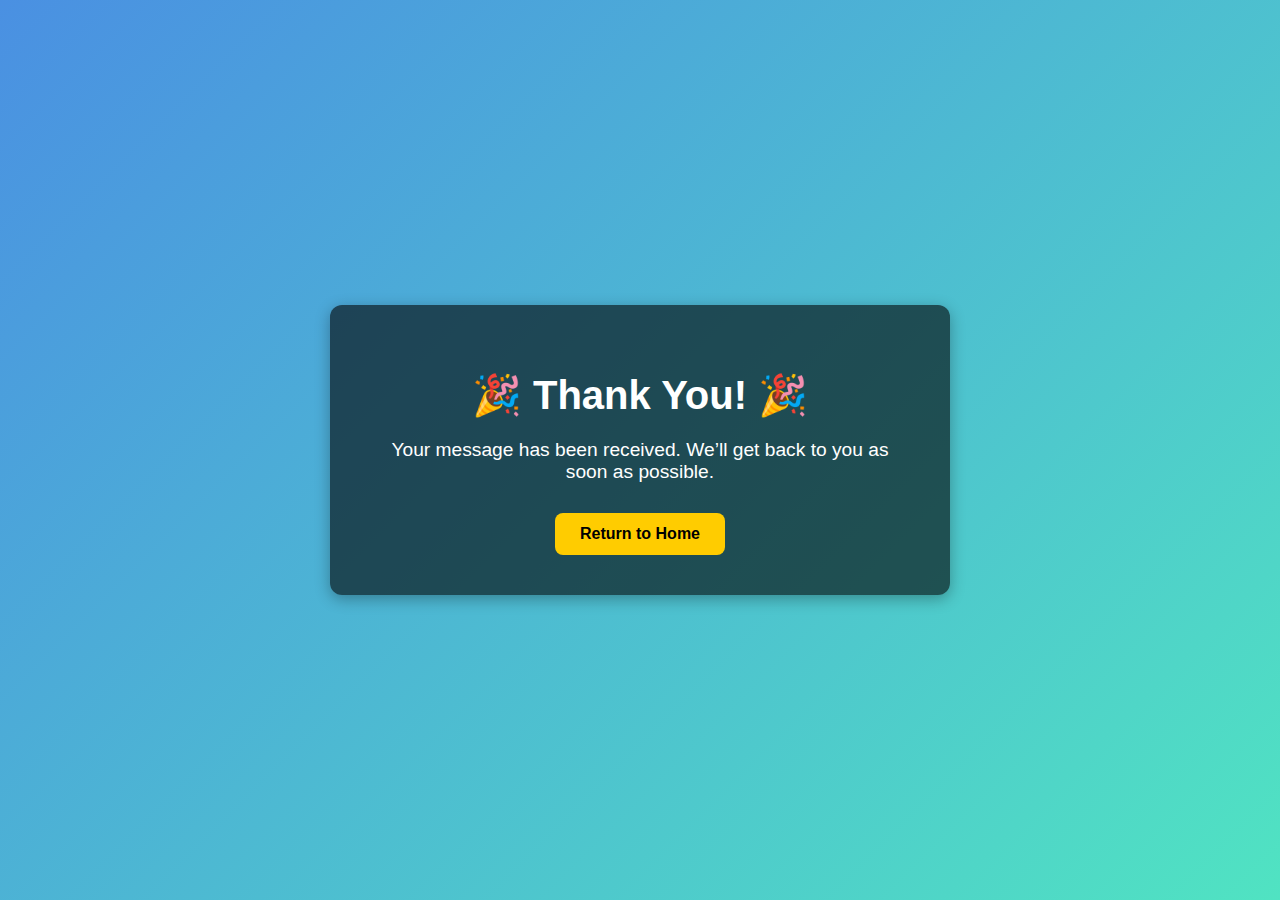
<file: public/thank-you.html>
<!DOCTYPE html>
<html lang="en">
<head>
  <meta charset="UTF-8">
  <meta name="viewport" content="width=device-width, initial-scale=1.0">
  <title>Thank You - Royal Vidyalaya</title>
  <style>
    body {
      font-family: 'Segoe UI', Tahoma, Geneva, Verdana, sans-serif;
      background: linear-gradient(135deg, #4a90e2, #50e3c2);
      height: 100vh;
      display: flex;
      justify-content: center;
      align-items: center;
      margin: 0;
      color: #fff;
      text-align: center;
    }

    .thank-you-container {
      background: rgba(0, 0, 0, 0.6);
      padding: 40px 60px;
      border-radius: 12px;
      box-shadow: 0 4px 15px rgba(0,0,0,0.3);
      max-width: 500px;
    }

    h1 {
      font-size: 2.5rem;
      margin-bottom: 20px;
    }

    p {
      font-size: 1.2rem;
      margin-bottom: 30px;
    }

    a {
      display: inline-block;
      padding: 12px 25px;
      background-color: #ffcc00;
      color: #000;
      text-decoration: none;
      font-weight: bold;
      border-radius: 8px;
      transition: 0.3s;
    }

    a:hover {
      background-color: #e6b800;
    }
  </style>
</head>
<body>

  <div class="thank-you-container">
    <h1>🎉 Thank You! 🎉</h1>
    <p>Your message has been received. We’ll get back to you as soon as possible.</p>
    <a href="https://royalvidyalaya.com/">Return to Home</a>
  </div>

</body>
</html>
</file>
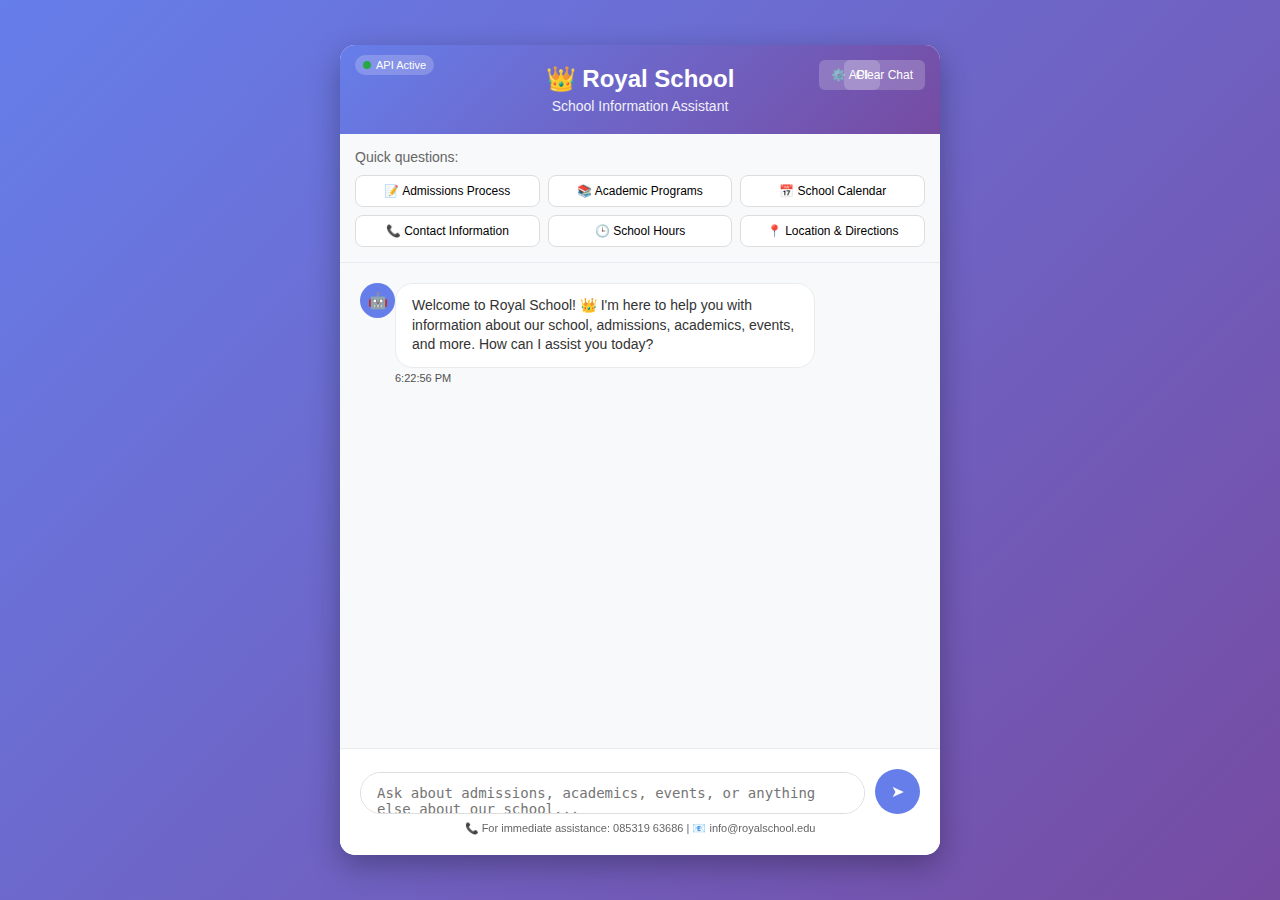
<file: public/api/chat.html>
<!DOCTYPE html>
<html lang="en">
<head>
    <meta charset="UTF-8">
    <meta name="viewport" content="width=device-width, initial-scale=1.0">
    <title>Royal School - Q&A Bot</title>
    <style>
        * {
            margin: 0;
            padding: 0;
            box-sizing: border-box;
        }

        body {
            font-family: Arial, sans-serif;
            background: linear-gradient(135deg, #667eea 0%, #764ba2 100%);
            height: 100vh;
            display: flex;
            justify-content: center;
            align-items: center;
        }

        .chat-container {
            width: 90%;
            max-width: 600px;
            height: 90vh;
            background: white;
            border-radius: 15px;
            box-shadow: 0 10px 30px rgba(0,0,0,0.3);
            display: flex;
            flex-direction: column;
            overflow: hidden;
        }

        .header {
            background: linear-gradient(135deg, #667eea 0%, #764ba2 100%);
            color: white;
            padding: 20px;
            text-align: center;
            position: relative;
        }

        .header h1 {
            font-size: 24px;
            margin-bottom: 5px;
        }

        .header p {
            font-size: 14px;
            opacity: 0.9;
        }

        .api-status {
            position: absolute;
            top: 10px;
            left: 15px;
            background: rgba(255,255,255,0.2);
            padding: 4px 8px;
            border-radius: 12px;
            font-size: 11px;
            display: flex;
            align-items: center;
            gap: 5px;
        }

        .status-dot {
            width: 8px;
            height: 8px;
            border-radius: 50%;
            background: #28a745;
        }

        .status-dot.inactive {
            background: #dc3545;
        }

        .settings-btn {
            position: absolute;
            top: 15px;
            right: 60px;
            background: rgba(255,255,255,0.2);
            color: white;
            border: none;
            padding: 8px 12px;
            border-radius: 6px;
            cursor: pointer;
            font-size: 12px;
        }

        .settings-btn:hover {
            background: rgba(255,255,255,0.3);
        }

        .clear-btn {
            position: absolute;
            top: 15px;
            right: 15px;
            background: rgba(255,255,255,0.2);
            color: white;
            border: none;
            padding: 8px 12px;
            border-radius: 6px;
            cursor: pointer;
            font-size: 12px;
        }

        .clear-btn:hover {
            background: rgba(255,255,255,0.3);
        }

        .api-modal {
            display: none;
            position: fixed;
            top: 0;
            left: 0;
            width: 100%;
            height: 100%;
            background: rgba(0,0,0,0.5);
            z-index: 1000;
            align-items: center;
            justify-content: center;
        }

        .modal-content {
            background: white;
            padding: 30px;
            border-radius: 15px;
            width: 90%;
            max-width: 500px;
            text-align: center;
        }

        .modal-content h2 {
            color: #667eea;
            margin-bottom: 20px;
        }

        .api-key-container {
            background: #f8f9fa;
            padding: 15px;
            border-radius: 8px;
            margin: 15px 0;
            font-family: monospace;
            font-size: 14px;
            word-break: break-all;
            border: 2px solid #e9ecef;
        }

        .api-key-input {
            width: 100%;
            padding: 12px;
            border: 1px solid #ddd;
            border-radius: 8px;
            margin: 10px 0;
            font-family: monospace;
        }

        .modal-buttons {
            display: flex;
            gap: 10px;
            justify-content: center;
            margin-top: 20px;
        }

        .btn {
            padding: 10px 20px;
            border: none;
            border-radius: 8px;
            cursor: pointer;
            font-size: 14px;
        }

        .btn-primary {
            background: #667eea;
            color: white;
        }

        .btn-secondary {
            background: #6c757d;
            color: white;
        }

        .btn-success {
            background: #28a745;
            color: white;
        }

        .btn-danger {
            background: #dc3545;
            color: white;
        }

        .btn:hover {
            opacity: 0.9;
        }

        .api-info {
            background: #e3f2fd;
            padding: 15px;
            border-radius: 8px;
            margin: 15px 0;
            text-align: left;
            font-size: 13px;
            color: #1565c0;
        }

        .usage-stats {
            display: grid;
            grid-template-columns: repeat(3, 1fr);
            gap: 10px;
            margin: 15px 0;
        }

        .stat-card {
            background: #f8f9fa;
            padding: 10px;
            border-radius: 8px;
            text-align: center;
        }

        .stat-number {
            font-size: 24px;
            font-weight: bold;
            color: #667eea;
        }

        .stat-label {
            font-size: 12px;
            color: #666;
        }

        .quick-buttons {
            padding: 15px;
            background: #f8f9fa;
            border-bottom: 1px solid #e9ecef;
        }

        .quick-buttons p {
            font-size: 14px;
            margin-bottom: 10px;
            color: #666;
        }

        .button-grid {
            display: grid;
            grid-template-columns: repeat(auto-fit, minmax(150px, 1fr));
            gap: 8px;
        }

        .quick-btn {
            padding: 8px 12px;
            background: white;
            border: 1px solid #ddd;
            border-radius: 8px;
            font-size: 12px;
            cursor: pointer;
            transition: all 0.2s;
        }

        .quick-btn:hover {
            background: #667eea;
            color: white;
            border-color: #667eea;
        }

        .chat-messages {
            flex: 1;
            padding: 20px;
            overflow-y: auto;
            background: #f8f9fa;
        }

        .message {
            margin-bottom: 15px;
            display: flex;
            align-items: flex-start;
        }

        .message.user {
            justify-content: flex-end;
        }

        .message-bubble {
            max-width: 80%;
            padding: 12px 16px;
            border-radius: 18px;
            font-size: 14px;
            line-height: 1.4;
        }

        .message.bot .message-bubble {
            background: white;
            color: #333;
            border: 1px solid #e9ecef;
            margin-right: 10px;
        }

        .message.user .message-bubble {
            background: #667eea;
            color: white;
            margin-left: 10px;
        }

        .avatar {
            width: 35px;
            height: 35px;
            border-radius: 50%;
            display: flex;
            align-items: center;
            justify-content: center;
            font-size: 16px;
            flex-shrink: 0;
        }

        .bot-avatar {
            background: #667eea;
            color: white;
        }

        .user-avatar {
            background: #28a745;
            color: white;
        }

        .timestamp {
            font-size: 11px;
            opacity: 0.7;
            margin-top: 4px;
        }

        .typing {
            display: none;
            padding: 10px 16px;
            background: white;
            border-radius: 18px;
            margin-left: 45px;
            border: 1px solid #e9ecef;
        }

        .typing-dots {
            display: flex;
            gap: 3px;
        }

        .typing-dot {
            width: 6px;
            height: 6px;
            background: #999;
            border-radius: 50%;
            animation: typing 1.4s infinite;
        }

        .typing-dot:nth-child(2) { animation-delay: 0.2s; }
        .typing-dot:nth-child(3) { animation-delay: 0.4s; }

        @keyframes typing {
            0%, 60%, 100% { transform: translateY(0); }
            30% { transform: translateY(-10px); }
        }

        .input-area {
            padding: 20px;
            background: white;
            border-top: 1px solid #e9ecef;
        }

        .input-container {
            display: flex;
            gap: 10px;
            align-items: flex-end;
        }

        .input-field {
            flex: 1;
            padding: 12px 16px;
            border: 1px solid #ddd;
            border-radius: 25px;
            outline: none;
            font-size: 14px;
            resize: none;
            max-height: 100px;
        }

        .input-field:focus {
            border-color: #667eea;
        }

        .send-btn {
            width: 45px;
            height: 45px;
            background: #667eea;
            color: white;
            border: none;
            border-radius: 50%;
            cursor: pointer;
            font-size: 16px;
            transition: all 0.2s;
        }

        .send-btn:hover {
            background: #5a67d8;
        }

        .send-btn:disabled {
            background: #ccc;
            cursor: not-allowed;
        }

        .footer-info {
            font-size: 11px;
            color: #666;
            margin-top: 8px;
            text-align: center;
        }
    </style>
</head>
<body>
    <div class="chat-container">
        <div class="header">
            <div class="api-status" id="apiStatus">
                <div class="status-dot" id="statusDot"></div>
                <span id="statusText">API Active</span>
            </div>
            <button class="settings-btn" onclick="openApiModal()">⚙️ API</button>
            <button class="clear-btn" onclick="clearChat()">Clear Chat</button>
            <h1>👑 Royal School</h1>
            <p>School Information Assistant</p>
        </div>

        <div class="quick-buttons" id="quickButtons">
            <p>Quick questions:</p>
            <div class="button-grid">
                <button class="quick-btn" onclick="askQuestion('Admissions Process')">📝 Admissions Process</button>
                <button class="quick-btn" onclick="askQuestion('Academic Programs')">📚 Academic Programs</button>
                <button class="quick-btn" onclick="askQuestion('School Calendar')">📅 School Calendar</button>
                <button class="quick-btn" onclick="askQuestion('Contact Information')">📞 Contact Information</button>
                <button class="quick-btn" onclick="askQuestion('School Hours')">🕒 School Hours</button>
                <button class="quick-btn" onclick="askQuestion('Location')">📍 Location & Directions</button>
            </div>
        </div>

        <div class="chat-messages" id="chatMessages">
            <div class="message bot">
                <div class="avatar bot-avatar">🤖</div>
                <div>
                    <div class="message-bubble">
                        Welcome to Royal School! 👑 I'm here to help you with information about our school, admissions, academics, events, and more. How can I assist you today?
                    </div>
                    <div class="timestamp" id="welcomeTime"></div>
                </div>
            </div>
        </div>

        <div class="typing" id="typingIndicator">
            <div class="typing-dots">
                <div class="typing-dot"></div>
                <div class="typing-dot"></div>
                <div class="typing-dot"></div>
            </div>
        </div>

        <div class="input-area">
            <div class="input-container">
                <textarea 
                    class="input-field" 
                    id="messageInput" 
                    placeholder="Ask about admissions, academics, events, or anything else about our school..."
                    rows="1"
                    onkeydown="handleKeyPress(event)"
                ></textarea>
                <button class="send-btn" id="sendButton" onclick="sendMessage()">➤</button>
            </div>
            <div class="footer-info">
                📞 For immediate assistance: 085319 63686 | 📧 info@royalschool.edu
            </div>
        </div>
    </div>

    <!-- API Settings Modal -->
    <div class="api-modal" id="apiModal">
        <div class="modal-content">
            <h2>🔑 API Key Management</h2>
            
            <div class="usage-stats">
                <div class="stat-card">
                    <div class="stat-number" id="totalQueries">127</div>
                    <div class="stat-label">Total Queries</div>
                </div>
                <div class="stat-card">
                    <div class="stat-number" id="todayQueries">23</div>
                    <div class="stat-label">Today</div>
                </div>
                <div class="stat-card">
                    <div class="stat-number" id="activeKeys">1</div>
                    <div class="stat-label">Active Keys</div>
                </div>
            </div>

            <div class="api-info">
                <strong>Current API Key:</strong><br>
                <div class="api-key-container" id="currentApiKey">
                    rs_ak_7f8d9e2a1b3c4e5f6789abcdef012345
                </div>
                <small>• Generated: January 15, 2025<br>
                • Last used: 2 minutes ago<br>
                • Rate limit: 100 requests/hour</small>
            </div>

            <h3>Generate New API Key</h3>
            <input type="text" class="api-key-input" id="keyDescription" placeholder="Key description (optional)">
            
            <div class="modal-buttons">
                <button class="btn btn-success" onclick="generateApiKey()">🔄 Generate New Key</button>
                <button class="btn btn-danger" onclick="revokeApiKey()">🗑️ Revoke Current Key</button>
                <button class="btn btn-secondary" onclick="closeApiModal()">Close</button>
            </div>

            <div class="api-info">
                <strong>Integration Example:</strong><br>
                <code>
                curl -X POST https://api.royalschool.edu/chat<br>
                -H "Authorization: Bearer YOUR_API_KEY"<br>
                -H "Content-Type: application/json"<br>
                -d '{"message": "What are school hours?"}'
                </code>
            </div>
        </div>
    </div>

    <script>
        // Initialize welcome time
        document.getElementById('welcomeTime').textContent = new Date().toLocaleTimeString();

        // API Key Management
        let currentApiKey = 'rs_ak_7f8d9e2a1b3c4e5f6789abcdef012345';
        let apiStats = {
            totalQueries: 127,
            todayQueries: 23,
            activeKeys: 1
        };

        // School knowledge base
        const schoolInfo = {
            'admission': "📝 ADMISSIONS PROCESS:\n\n• Application deadline: March 15th\n• Required documents: Birth certificate, previous school records, immunization records\n• Entrance exam for grades 6-12\n• Interview with parents and student\n• Application fee: ₹500\n\nWould you like to schedule a school tour?",
            
            'academic programs': "📚 ACADEMIC PROGRAMS:\n\nElementary (K-5): Core subjects, Art, Music, PE, Computer Science\nMiddle School (6-8): Advanced Math, Science Labs, Foreign Languages (Spanish/French)\nHigh School (9-12): AP courses, Dual enrollment, STEM program, Arts program\n\nWe maintain a 15:1 student-teacher ratio across all grades.",
            
            'school calendar': "📅 IMPORTANT DATES 2024-2025:\n\n• First Day: August 28, 2024\n• Fall Break: October 14-18\n• Winter Break: December 23 - January 8\n• Spring Break: March 24-28\n• Last Day: June 6, 2025\n• Graduation: June 8, 2025",
            
            'contact information': "📞 CONTACT INFORMATION:\n\n• Main Office: 085319 63686\n• Admissions: 085319 63687\n• Email: info@royalschool.edu\n• Website: www.royalschool.edu\n• Emergency Line: 085319 63688",
            
            'school hours': "🕒 SCHOOL HOURS:\n\n• Elementary: 9:15 AM - 3:00 PM\n• Middle/High School: 8:45 AM - 4:15 PM\n• Office Hours: 7:30 AM - 4:00 PM\n• After-school programs until 6:00 PM",
            
            'location': "📍 LOCATION:\nRoyal School\n5/86 G, 5th Street, Kothanagar\nKrishnapuram, Tamil Nadu 627011\n\nWe're conveniently located in Kothanagar, Krishnapuram with easy access to public transportation.",
            
            'fees': "💰 SCHOOL FEES (Annual):\n\n• Elementary (K-5): ₹80,500\n• Middle School (6-8): ₹100,200\n• High School (9-12): ₹180,800\n\nAdditional costs: Books (₹3000), Uniforms (₹2000), Activities (₹1500)\nFinancial aid available for qualified families.",
            
            'facilities': "🏫 OUR FACILITIES:\n\n• Modern classrooms with smart boards\n• Science and computer labs\n• Library and media center\n• Gymnasium and sports fields\n• Art and music studios\n• Cafeteria with healthy meal options\n• School bus transportation available",
            
            'events': "🎉 UPCOMING EVENTS:\n\n• Science Fair: March 15\n• Spring Concert: April 12\n• Open House: April 20\n• Sports Day: May 10\n• Art Exhibition: May 25\n\nCheck our website for the complete events calendar!"
        };

        function getCurrentTime() {
            return new Date().toLocaleTimeString();
        }

        function generateRandomApiKey() {
            const chars = 'abcdefghijklmnopqrstuvwxyz0123456789';
            let result = 'rs_ak_';
            for (let i = 0; i < 32; i++) {
                result += chars.charAt(Math.floor(Math.random() * chars.length));
            }
            return result;
        }

        function openApiModal() {
            document.getElementById('apiModal').style.display = 'flex';
            updateApiStats();
        }

        function closeApiModal() {
            document.getElementById('apiModal').style.display = 'none';
        }

        function updateApiStats() {
            document.getElementById('totalQueries').textContent = apiStats.totalQueries;
            document.getElementById('todayQueries').textContent = apiStats.todayQueries;
            document.getElementById('activeKeys').textContent = apiStats.activeKeys;
            document.getElementById('currentApiKey').textContent = currentApiKey;
        }

        function generateApiKey() {
            const description = document.getElementById('keyDescription').value || 'Generated key';
            currentApiKey = generateRandomApiKey();
            apiStats.activeKeys = 1;
            
            updateApiStats();
            
            // Show success message
            const bubble = document.createElement('div');
            bubble.innerHTML = `✅ New API key generated successfully!<br><strong>${currentApiKey}</strong>`;
            bubble.style.cssText = 'position:fixed;top:20px;right:20px;background:#28a745;color:white;padding:15px;border-radius:8px;z-index:9999;';
            document.body.appendChild(bubble);
            
            setTimeout(() => {
                document.body.removeChild(bubble);
            }, 3000);
            
            document.getElementById('keyDescription').value = '';
        }

        function revokeApiKey() {
            if (confirm('Are you sure you want to revoke the current API key? This action cannot be undone.')) {
                currentApiKey = 'No active key';
                apiStats.activeKeys = 0;
                updateApiStats();
                updateApiStatus(false);
                
                // Show warning message
                const bubble = document.createElement('div');
                bubble.innerHTML = '⚠️ API key revoked. Generate a new key to continue using the API.';
                bubble.style.cssText = 'position:fixed;top:20px;right:20px;background:#dc3545;color:white;padding:15px;border-radius:8px;z-index:9999;';
                document.body.appendChild(bubble);
                
                setTimeout(() => {
                    document.body.removeChild(bubble);
                }, 3000);
            }
        }

        function updateApiStatus(isActive = true) {
            const statusDot = document.getElementById('statusDot');
            const statusText = document.getElementById('statusText');
            
            if (isActive && apiStats.activeKeys > 0) {
                statusDot.classList.remove('inactive');
                statusText.textContent = 'API Active';
            } else {
                statusDot.classList.add('inactive');
                statusText.textContent = 'API Inactive';
            }
        }

        function logApiUsage() {
            apiStats.totalQueries++;
            apiStats.todayQueries++;
            
            // Simulate API rate limiting
            if (apiStats.todayQueries > 100) {
                return false; // Rate limit exceeded
            }
            
            return true; // Request allowed
        }

        function addMessage(text, isUser = false) {
            const chatMessages = document.getElementById('chatMessages');
            const messageDiv = document.createElement('div');
            messageDiv.className = `message ${isUser ? 'user' : 'bot'}`;
            
            messageDiv.innerHTML = `
                <div class="avatar ${isUser ? 'user-avatar' : 'bot-avatar'}">
                    ${isUser ? '👤' : '🤖'}
                </div>
                <div>
                    <div class="message-bubble">${text.replace(/\n/g, '<br>')}</div>
                    <div class="timestamp">${getCurrentTime()}</div>
                </div>
            `;
            
            chatMessages.appendChild(messageDiv);
            chatMessages.scrollTop = chatMessages.scrollHeight;
        }

        function showTyping() {
            document.getElementById('typingIndicator').style.display = 'block';
            const chatMessages = document.getElementById('chatMessages');
            chatMessages.scrollTop = chatMessages.scrollHeight;
        }

        function hideTyping() {
            document.getElementById('typingIndicator').style.display = 'none';
        }

        function getBotResponse(question) {
            // Check API rate limiting
            if (!logApiUsage()) {
                return "⚠️ API rate limit exceeded. Please try again later or contact our office directly at 085319 63686.";
            }
            
            const lowerQuestion = question.toLowerCase();
            
            // Check for matches in knowledge base
            for (const [key, response] of Object.entries(schoolInfo)) {
                if (lowerQuestion.includes(key)) {
                    return response;
                }
            }
            
            // Default responses
            const defaults = [
                "That's a great question! For specific information, please contact our main office at 085319 63686 or email info@royalschool.edu.",
                "I'd be happy to help you find that information! You can visit our main office during school hours (7:30 AM - 4:00 PM).",
                "For detailed information about that topic, please contact our admissions office at 085319 63687.",
                "That's an excellent question! Our staff can provide specific details. Please call 085319 63686."
            ];
            
            return defaults[Math.floor(Math.random() * defaults.length)];
        }

        function askQuestion(question) {
            document.getElementById('quickButtons').style.display = 'none';
            addMessage(question, true);
            
            showTyping();
            setTimeout(() => {
                hideTyping();
                const response = getBotResponse(question);
                addMessage(response);
            }, 1000 + Math.random() * 1500);
        }

        function sendMessage() {
            const input = document.getElementById('messageInput');
            const question = input.value.trim();
            
            if (!question) return;
            
            // Check if API is active
            if (apiStats.activeKeys === 0) {
                addMessage("⚠️ API service is currently inactive. Please contact the administrator.", false);
                return;
            }
            
            document.getElementById('quickButtons').style.display = 'none';
            addMessage(question, true);
            input.value = '';
            
            showTyping();
            setTimeout(() => {
                hideTyping();
                const response = getBotResponse(question);
                addMessage(response);
            }, 1000 + Math.random() * 1500);
        }

        function handleKeyPress(event) {
            if (event.key === 'Enter' && !event.shiftKey) {
                event.preventDefault();
                sendMessage();
            }
        }

        function clearChat() {
            const chatMessages = document.getElementById('chatMessages');
            chatMessages.innerHTML = `
                <div class="message bot">
                    <div class="avatar bot-avatar">🤖</div>
                    <div>
                        <div class="message-bubble">
                            Welcome to Royal School! 👑 I'm here to help you with information about our school, admissions, academics, events, and more. How can I assist you today?
                        </div>
                        <div class="timestamp">${getCurrentTime()}</div>
                    </div>
                </div>
            `;
            document.getElementById('quickButtons').style.display = 'block';
        }

        // Initialize API status
        updateApiStatus();
        
        // Close modal when clicking outside
        document.getElementById('apiModal').addEventListener('click', function(e) {
            if (e.target === this) {
                closeApiModal();
            }
        });
    </script>
</body>
</html>
</file>
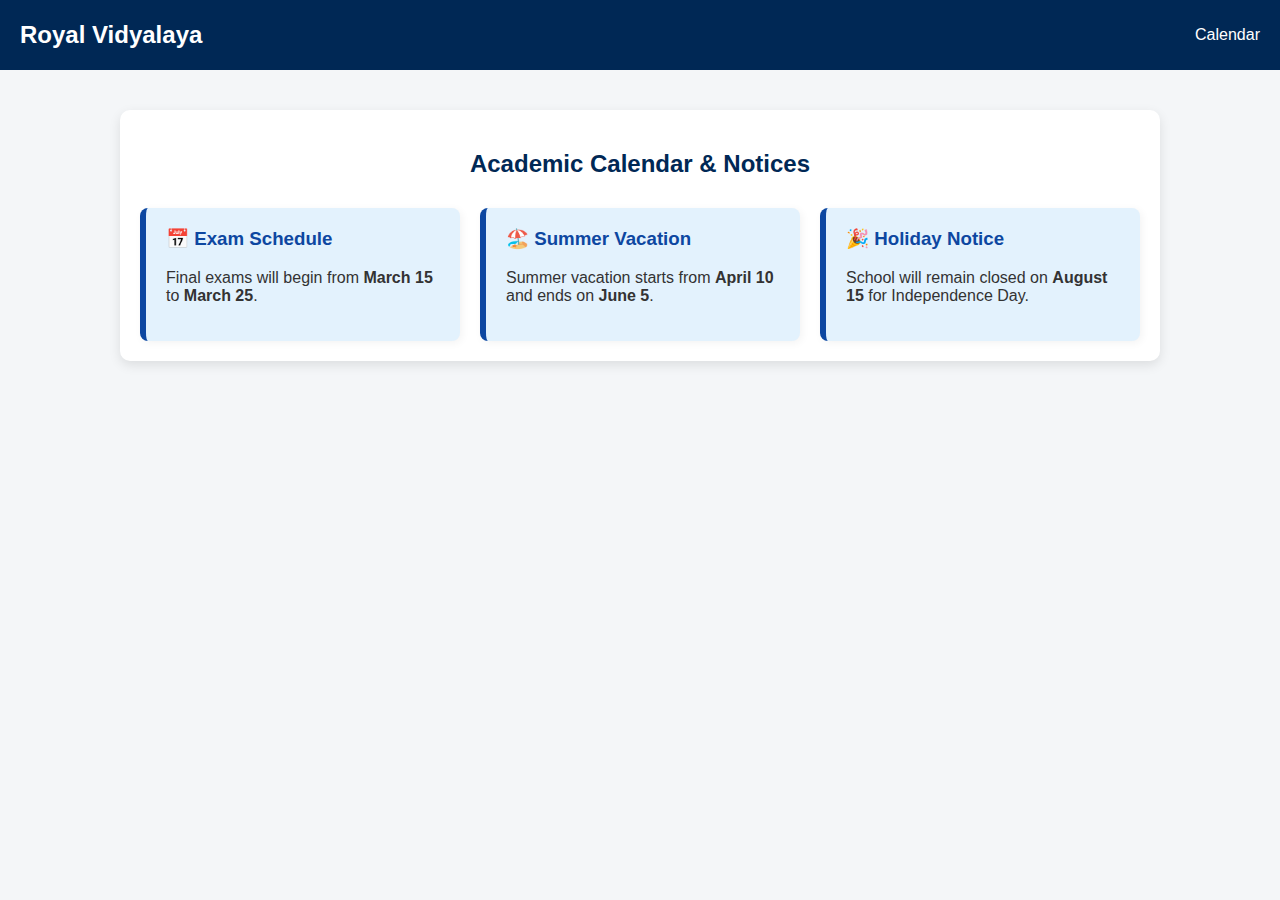
<file: public/images/notice.html>
<!DOCTYPE html>
<html lang="en">
<head>
  <meta charset="UTF-8" />
  <meta name="viewport" content="width=device-width, initial-scale=1.0"/>
  <title>School Academic Calendar</title>
  <link rel="stylesheet" href="notice.css" />
</head>
<body>
  <header>
    <div class="logo">Royal Vidyalaya</div>
    <nav id="navbar">
      <ul id="menu">
        <li><a href="#">Calendar</a></li>
      </ul>
      <button id="menu-toggle">&#9776;</button>
    </nav>
  </header>

  <section class="calendar-section">
    <h2>Academic Calendar & Notices</h2>
    <div class="notices">
      <div class="notice">
        <h3>📅 Exam Schedule</h3>
        <p>Final exams will begin from <strong>March 15</strong> to <strong>March 25</strong>.</p>
      </div>
      <div class="notice">
        <h3>🏖️ Summer Vacation</h3>
        <p>Summer vacation starts from <strong>April 10</strong> and ends on <strong>June 5</strong>.</p>
      </div>
      <div class="notice">
        <h3>🎉 Holiday Notice</h3>
        <p>School will remain closed on <strong>August 15</strong> for Independence Day.</p>
      </div>
    </div>
  </section>

  <script src="notice.js"></script>
</body>
</html>
</file>
<file: public/images/notice.css>
body {
  margin: 0;
  font-family: 'Segoe UI', sans-serif;
  background: #f4f6f8;
  color: #333;
}

header {
  background-color: #002855;
  color: white;
  padding: 10px 20px;
  display: flex;
  align-items: center;
  justify-content: space-between;
}

.logo {
  font-size: 1.5em;
  font-weight: bold;
}

nav {
  position: relative;
}

#menu {
  list-style: none;
  display: flex;
  gap: 20px;
}

#menu li a {
  color: white;
  text-decoration: none;
  font-weight: 500;
}

#menu-toggle {
  display: none;
  font-size: 1.5em;
  background: none;
  border: none;
  color: white;
  cursor: pointer;
}

.calendar-section {
  max-width: 1000px;
  margin: 40px auto;
  padding: 20px;
  background: white;
  border-radius: 10px;
  box-shadow: 0 4px 12px rgba(0,0,0,0.1);
}

.calendar-section h2 {
  text-align: center;
  color: #002855;
  margin-bottom: 30px;
}

.notices {
  display: flex;
  flex-wrap: wrap;
  gap: 20px;
  justify-content: space-around;
}

.notice {
  background: #e3f2fd;
  border-left: 6px solid #0d47a1;
  padding: 20px;
  border-radius: 8px;
  flex: 1 1 250px;
  box-shadow: 2px 2px 8px rgba(0,0,0,0.05);
  transition: transform 0.3s ease;
}

.notice:hover {
  transform: translateY(-5px);
}

.notice h3 {
  margin-top: 0;
  color: #0d47a1;
}

@media (max-width: 768px) {
  #menu {
    display: none;
    flex-direction: column;
    background-color: #002855;
    position: absolute;
    top: 60px;
    right: 20px;
    width: 150px;
    padding: 10px;
    border-radius: 5px;
  }

  #menu.active {
    display: flex;
  }

  #menu-toggle {
    display: block;
  }
}
</file>
